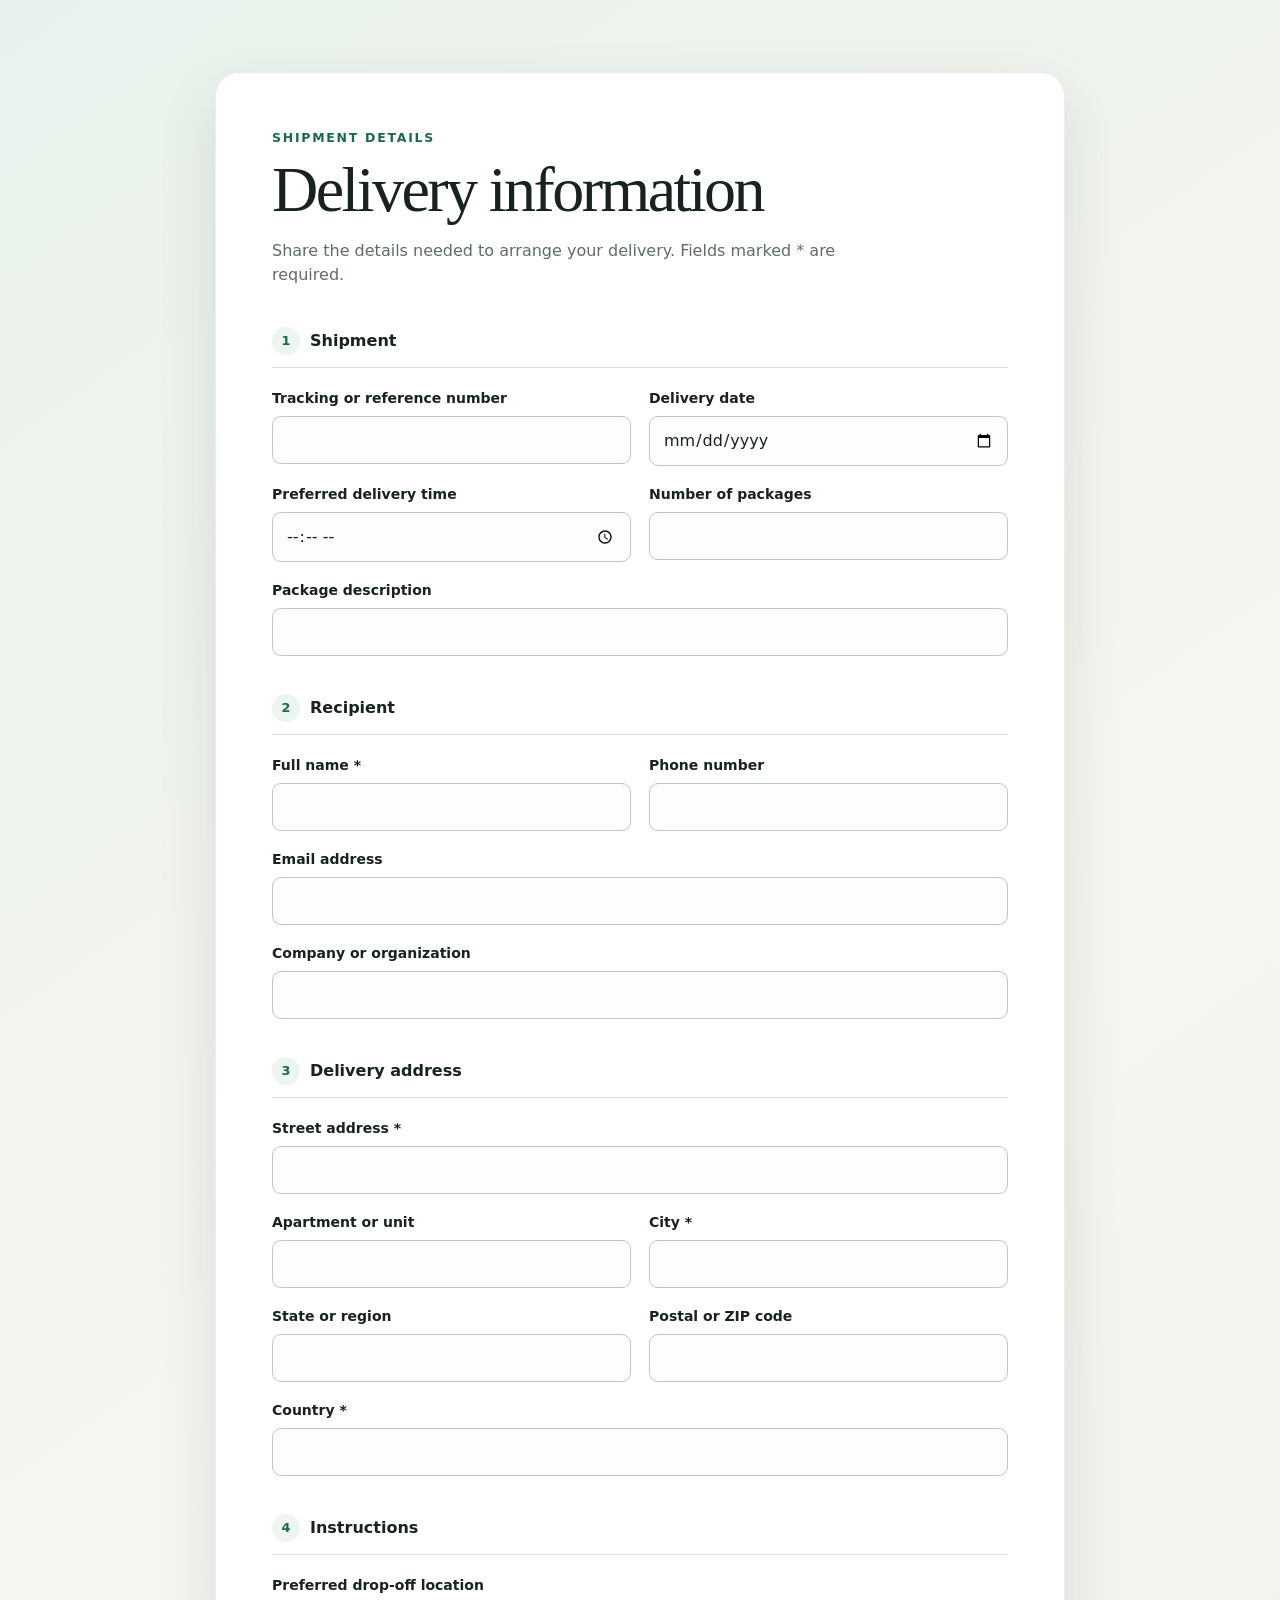
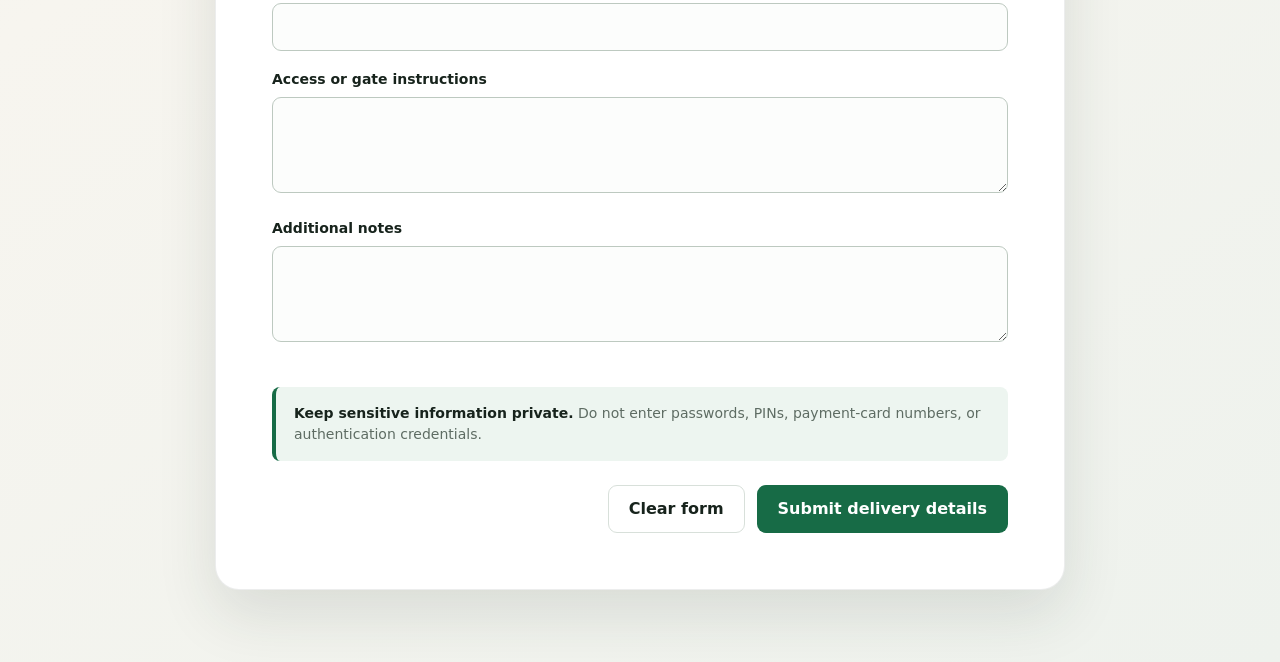
<file: index.html>
<!doctype html>
<html lang="en">
<head>
  <meta charset="utf-8">
  <meta name="viewport" content="width=device-width, initial-scale=1">
  <meta name="description" content="Submit recipient and delivery details for an upcoming shipment.">
  <title>Delivery Information</title>
  <link rel="stylesheet" href="./assets/styles.css">
</head>
<body>
  <main class="page-shell">
    <form class="form-card" name="delivery-information" method="POST" action="/thank-you" data-netlify="true" netlify-honeypot="bot-field">
      <input type="hidden" name="form-name" value="delivery-information">
      <p class="honeypot" aria-hidden="true">
        <label>Leave this field empty <input name="bot-field" tabindex="-1" autocomplete="off"></label>
      </p>

      <header class="form-header">
        <p class="eyebrow">Shipment details</p>
        <h1>Delivery information</h1>
        <p>Share the details needed to arrange your delivery. Fields marked <span aria-hidden="true">*</span><span class="sr-only">with an asterisk</span> are required.</p>
      </header>

      <section aria-labelledby="shipment-heading">
        <h2 id="shipment-heading"><span>1</span> Shipment</h2>
        <div class="grid">
          <div class="field"><label for="reference">Tracking or reference number</label><input id="reference" name="reference" type="text" autocomplete="off"></div>
          <div class="field"><label for="delivery-date">Delivery date</label><input id="delivery-date" name="delivery_date" type="date"></div>
          <div class="field"><label for="delivery-time">Preferred delivery time</label><input id="delivery-time" name="delivery_time" type="time"></div>
          <div class="field"><label for="packages">Number of packages</label><input id="packages" name="packages" type="number" min="1" inputmode="numeric"></div>
          <div class="field full"><label for="description">Package description</label><input id="description" name="description" type="text"></div>
        </div>
      </section>

      <section aria-labelledby="recipient-heading">
        <h2 id="recipient-heading"><span>2</span> Recipient</h2>
        <div class="grid">
          <div class="field"><label for="full-name">Full name *</label><input id="full-name" name="name" type="text" autocomplete="name" required></div>
          <div class="field"><label for="phone">Phone number</label><input id="phone" name="phone" type="tel" autocomplete="tel"></div>
          <div class="field full"><label for="email">Email address</label><input id="email" name="email" type="email" autocomplete="email"></div>
          <div class="field full"><label for="company">Company or organization</label><input id="company" name="company" type="text" autocomplete="organization"></div>
        </div>
      </section>

      <section aria-labelledby="address-heading">
        <h2 id="address-heading"><span>3</span> Delivery address</h2>
        <div class="grid">
          <div class="field full"><label for="address">Street address *</label><input id="address" name="address" type="text" autocomplete="street-address" required></div>
          <div class="field"><label for="unit">Apartment or unit</label><input id="unit" name="unit" type="text" autocomplete="address-line2"></div>
          <div class="field"><label for="city">City *</label><input id="city" name="city" type="text" autocomplete="address-level2" required></div>
          <div class="field"><label for="region">State or region</label><input id="region" name="region" type="text" autocomplete="address-level1"></div>
          <div class="field"><label for="postal">Postal or ZIP code</label><input id="postal" name="postal" type="text" autocomplete="postal-code"></div>
          <div class="field full"><label for="country">Country *</label><input id="country" name="country" type="text" autocomplete="country-name" required></div>
        </div>
      </section>

      <section aria-labelledby="instructions-heading">
        <h2 id="instructions-heading"><span>4</span> Instructions</h2>
        <div class="grid">
          <div class="field full"><label for="dropoff">Preferred drop-off location</label><input id="dropoff" name="dropoff" type="text"></div>
          <div class="field full"><label for="access">Access or gate instructions</label><textarea id="access" name="access" rows="3"></textarea></div>
          <div class="field full"><label for="notes">Additional notes</label><textarea id="notes" name="notes" rows="3"></textarea></div>
        </div>
      </section>

      <div class="security-note"><strong>Keep sensitive information private.</strong> Do not enter passwords, PINs, payment-card numbers, or authentication credentials.</div>
      <div class="actions">
        <button class="secondary" type="reset">Clear form</button>
        <button class="primary" type="submit">Submit delivery details</button>
      </div>
    </form>
  </main>
  <script src="./assets/script.js" defer></script>
</body>
</html>
</file>
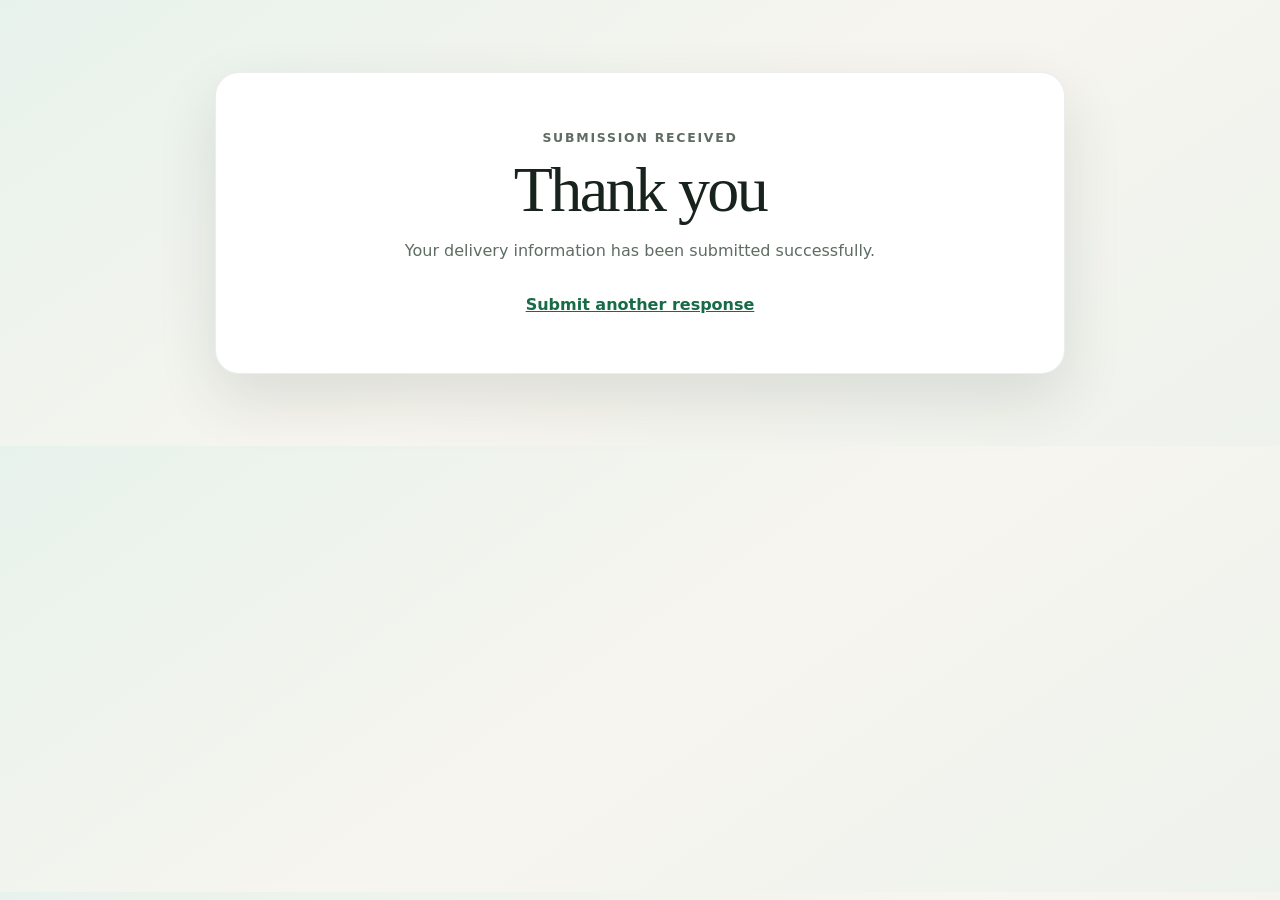
<file: thank-you.html>
<!doctype html>
<html lang="en">
<head>
  <meta charset="utf-8">
  <meta name="viewport" content="width=device-width, initial-scale=1">
  <title>Delivery information received</title>
  <link rel="stylesheet" href="./assets/styles.css">
</head>
<body>
  <main class="page-shell">
    <section class="form-card success-card">
      <p class="eyebrow">Submission received</p>
      <h1>Thank you</h1>
      <p>Your delivery information has been submitted successfully.</p>
      <a class="back-link" href="./">Submit another response</a>
    </section>
  </main>
</body>
</html>
</file>
<file: assets/styles.css>
:root { color-scheme: light; --ink:#17231c; --muted:#5e6c63; --line:#d8e0da; --paper:#fff; --accent:#176b46; --accent-dark:#0d5033; --wash:#edf5f0; }
* { box-sizing:border-box; }
body { margin:0; min-width:320px; background:linear-gradient(145deg,#e8f2ec 0,#f7f5ef 52%,#eef2ed 100%); color:var(--ink); font-family:Inter,ui-sans-serif,system-ui,-apple-system,"Segoe UI",sans-serif; line-height:1.5; }
.page-shell { width:min(100% - 32px,850px); margin:clamp(24px,6vw,72px) auto; }
.form-card { overflow:hidden; padding:clamp(24px,5vw,56px); border:1px solid rgba(23,35,28,.08); border-radius:24px; background:var(--paper); box-shadow:0 24px 60px rgba(31,51,39,.12); }
.form-header { margin-bottom:40px; }
.eyebrow { margin:0 0 8px; color:var(--accent); font-size:.78rem; font-weight:800; letter-spacing:.14em; text-transform:uppercase; }
h1 { margin:0; font-family:Georgia,serif; font-size:clamp(2.25rem,7vw,4rem); font-weight:500; letter-spacing:-.04em; line-height:1.05; }
.form-header > p:last-child { max-width:620px; margin:16px 0 0; color:var(--muted); }
section + section { margin-top:38px; }
h2 { display:flex; align-items:center; gap:10px; margin:0 0 20px; padding-bottom:12px; border-bottom:1px solid var(--line); font-size:1rem; }
h2 span { display:grid; width:28px; height:28px; place-items:center; border-radius:50%; background:var(--wash); color:var(--accent); font-size:.8rem; }
.grid { display:grid; grid-template-columns:repeat(2,minmax(0,1fr)); gap:18px; }
.field.full { grid-column:1 / -1; }
label { display:block; margin-bottom:7px; font-size:.875rem; font-weight:700; }
input, textarea { width:100%; min-height:46px; padding:11px 13px; border:1px solid #bdc9c0; border-radius:9px; background:#fcfdfc; color:var(--ink); font:inherit; transition:border-color .15s,box-shadow .15s; }
textarea { min-height:92px; resize:vertical; }
input:focus, textarea:focus { outline:0; border-color:var(--accent); box-shadow:0 0 0 3px rgba(23,107,70,.14); }
.security-note { margin-top:38px; padding:16px 18px; border-left:4px solid var(--accent); border-radius:8px; background:var(--wash); color:var(--muted); font-size:.875rem; }
.security-note strong { color:var(--ink); }
.actions { display:flex; justify-content:flex-end; gap:12px; margin-top:24px; }
button { min-height:48px; padding:0 20px; border:1px solid transparent; border-radius:9px; font:inherit; font-weight:800; cursor:pointer; }
.primary { background:var(--accent); color:#fff; }
.primary:hover { background:var(--accent-dark); }
.secondary { border-color:var(--line); background:#fff; color:var(--ink); }
.honeypot { position:absolute; left:-10000px; width:1px; height:1px; overflow:hidden; }
.sr-only { position:absolute; width:1px; height:1px; padding:0; margin:-1px; overflow:hidden; clip:rect(0,0,0,0); white-space:nowrap; border:0; }
.success-card { text-align:center; }
.success-card p { color:var(--muted); }
.back-link { display:inline-block; margin-top:14px; color:var(--accent); font-weight:800; }
@media (max-width:620px) { .page-shell{width:min(100% - 20px,850px);margin:10px auto}.form-card{padding:26px 18px;border-radius:16px}.grid{grid-template-columns:1fr}.field.full{grid-column:auto}.actions{flex-direction:column-reverse}.actions button{width:100%} }
@media (prefers-reduced-motion:reduce) { * { scroll-behavior:auto!important; transition:none!important; } }
</file>
